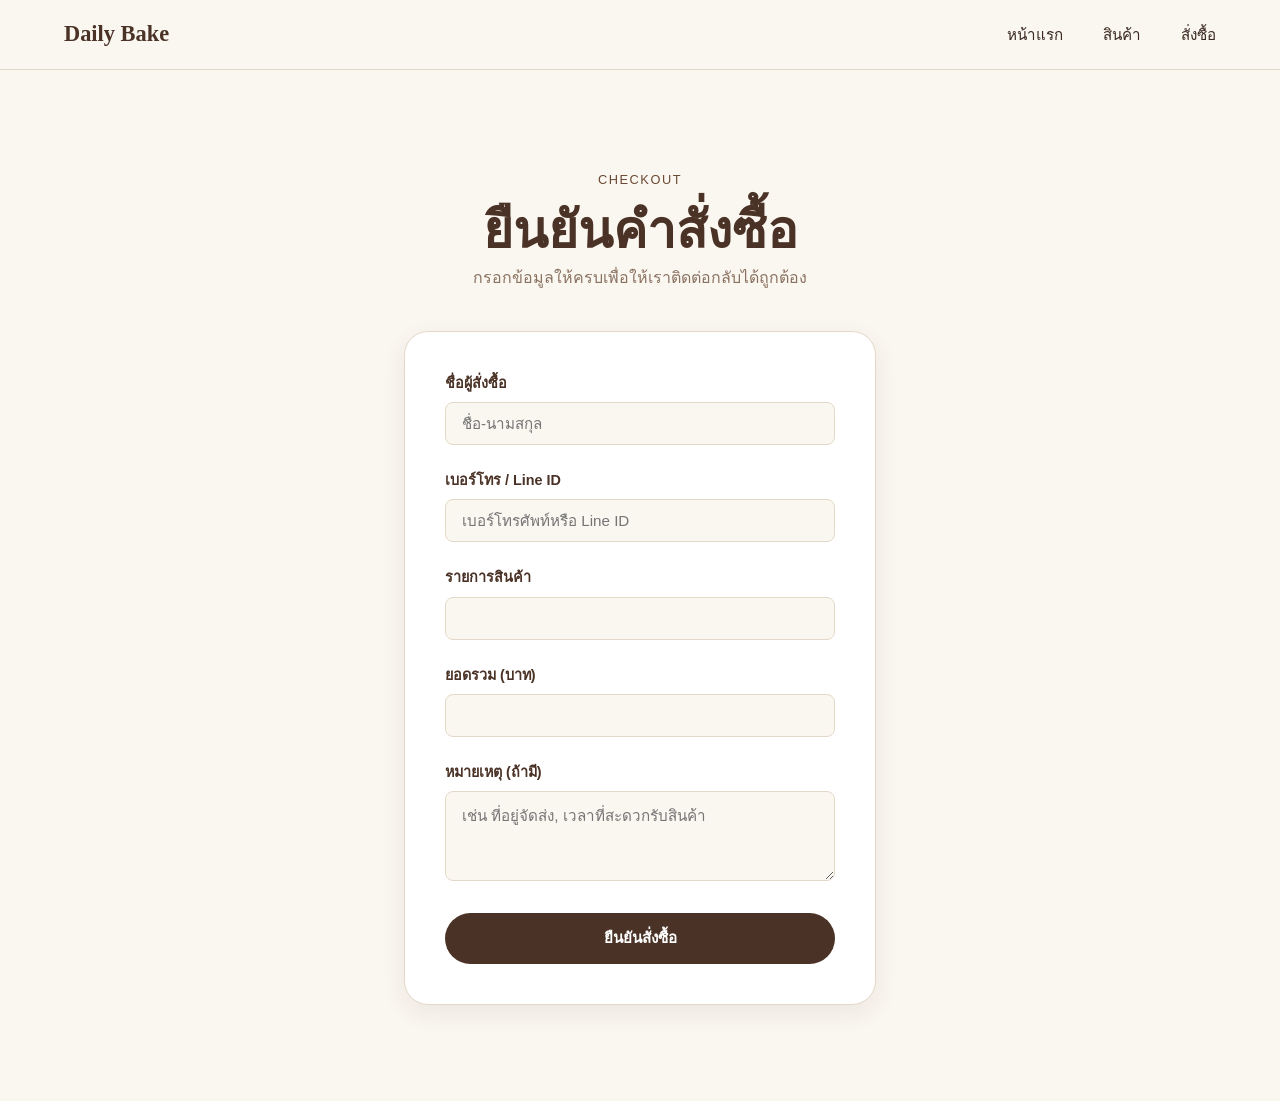
<file: order.html>
<!DOCTYPE html>
<html lang="th">
<head>
<meta charset="UTF-8" />
<meta name="viewport" content="width=device-width, initial-scale=1.0" />
<title>สั่งซื้อ | Daily Bake</title>
<link rel="stylesheet" href="style.css" />
<style>
  .order-wrap {
    max-width: 520px;
    margin: 0 auto;
    padding: var(--space-2xl) var(--space-md);
  }

  .order-header {
    text-align: center;
    margin-bottom: var(--space-lg);
  }

  #orderForm {
    background-color: var(--color-white);
    border: 1px solid var(--color-border);
    border-radius: var(--radius-lg);
    padding: var(--space-lg);
    box-shadow: var(--shadow-soft);
    display: flex;
    flex-direction: column;
    gap: var(--space-md);
  }

  .form-group {
    display: flex;
    flex-direction: column;
    gap: 0.4rem;
  }

  .form-group label {
    font-size: 0.9rem;
    font-weight: 600;
    color: var(--color-brown-deep);
  }

  .form-group input,
  .form-group textarea {
    padding: 0.75rem 1rem;
    border: 1px solid var(--color-border);
    border-radius: var(--radius-sm);
    font-family: inherit;
    font-size: 0.95rem;
    background-color: var(--color-cream-soft);
    color: var(--color-brown-text);
  }

  .form-group input:focus,
  .form-group textarea:focus {
    outline: none;
    border-color: var(--color-brown-warm);
    background-color: var(--color-white);
  }

  .form-group input[readonly] {
    color: var(--color-brown-muted);
    cursor: not-allowed;
  }

  textarea {
    resize: vertical;
    min-height: 90px;
  }

  .submit-btn {
    width: 100%;
    margin-top: var(--space-xs);
  }
</style>
</head>
<body>

  <nav class="navbar">
    <div class="container">
      <a href="index.html" class="logo">Daily Bake</a>
      <div class="nav-links">
        <a href="index.html">หน้าแรก</a>
        <a href="product.html">สินค้า</a>
        <a href="order.html">สั่งซื้อ</a>
      </div>
    </div>
  </nav>

  <div class="order-wrap">
    <div class="order-header">
      <span class="eyebrow">Checkout</span>
      <h1>ยืนยันคำสั่งซื้อ</h1>
      <p>กรอกข้อมูลให้ครบเพื่อให้เราติดต่อกลับได้ถูกต้อง</p>
    </div>

    <form id="orderForm">
      <div class="form-group">
        <label for="customerName">ชื่อผู้สั่งซื้อ</label>
        <input type="text" id="customerName" name="customerName" placeholder="ชื่อ-นามสกุล" required />
      </div>

      <div class="form-group">
        <label for="contact">เบอร์โทร / Line ID</label>
        <input type="text" id="contact" name="contact" placeholder="เบอร์โทรศัพท์หรือ Line ID" required />
      </div>

      <div class="form-group">
        <label for="items">รายการสินค้า</label>
        <input type="text" id="items" name="items" readonly />
      </div>

      <div class="form-group">
        <label for="total">ยอดรวม (บาท)</label>
        <input type="text" id="total" name="total" readonly />
      </div>

      <div class="form-group">
        <label for="note">หมายเหตุ (ถ้ามี)</label>
        <textarea id="note" name="note" placeholder="เช่น ที่อยู่จัดส่ง, เวลาที่สะดวกรับสินค้า"></textarea>
      </div>

      <button type="submit" class="btn btn-primary submit-btn">ยืนยันสั่งซื้อ</button>
    </form>
  </div>

  <script src="script.js"></script>

</body>
</html>
</file>
<file: style.css>
/* ==========================================================================
   Daily Bake — Global Stylesheet
   โทนเบเกอรี่มินิมอล เรียบหรู: ขาว / ครีมนม / น้ำตาลอบอุ่น
   แต้มสีรสชาติเฉพาะจุด: chocolate / strawberry / vanilla / matcha
   ========================================================================== */

/* ---------- 1. Design Tokens ---------- */
:root {
  /* Base palette */
  --color-white: #ffffff;
  --color-cream: #f7f1e8;
  --color-cream-soft: #faf6f0;
  --color-milk: #efe6d8;
  --color-brown-warm: #6b4a34;
  --color-brown-deep: #4a3226;
  --color-brown-text: #3a2a20;
  --color-brown-muted: #8a7261;
  --color-border: #e4d9c8;

  /* Flavor accents (ใช้แบบแต้มจุด ไม่ใช้เป็นพื้นหลังใหญ่) */
  --flavor-chocolate: #4a2f22;
  --flavor-chocolate-soft: #d8c3b3;
  --flavor-strawberry: #e8a3ac;
  --flavor-strawberry-soft: #f6dde0;
  --flavor-vanilla: #efd79a;
  --flavor-vanilla-soft: #faf0d8;
  --flavor-matcha: #a8c48a;
  --flavor-matcha-soft: #e3edd6;

  /* Typography */
  --font-heading: "Noto Serif Thai", "Georgia", serif;
  --font-body: "Noto Sans Thai", "Helvetica Neue", Arial, sans-serif;

  /* Spacing scale */
  --space-xs: 0.5rem;
  --space-sm: 1rem;
  --space-md: 1.5rem;
  --space-lg: 2.5rem;
  --space-xl: 4rem;
  --space-2xl: 6rem;

  /* Radius & shadow */
  --radius-sm: 8px;
  --radius-md: 16px;
  --radius-lg: 24px;
  --shadow-soft: 0 8px 24px rgba(74, 50, 38, 0.08);
  --shadow-hover: 0 14px 32px rgba(74, 50, 38, 0.14);

  /* Layout */
  --max-width: 1200px;
  --transition-base: 0.25s ease;
}

/* ---------- 2. Reset ---------- */
*,
*::before,
*::after {
  box-sizing: border-box;
  margin: 0;
  padding: 0;
}

html {
  scroll-behavior: smooth;
}

body {
  font-family: var(--font-body);
  background-color: var(--color-cream-soft);
  color: var(--color-brown-text);
  line-height: 1.65;
  font-size: 16px;
  -webkit-font-smoothing: antialiased;
}

img {
  max-width: 100%;
  display: block;
}

a {
  color: inherit;
  text-decoration: none;
}

ul,
ol {
  list-style: none;
}

button {
  font-family: inherit;
  cursor: pointer;
  border: none;
  background: none;
}

/* ---------- 3. Typography ---------- */
h1,
h2,
h3,
h4 {
  font-family: var(--font-heading);
  color: var(--color-brown-deep);
  font-weight: 600;
  line-height: 1.3;
}

h1 {
  font-size: clamp(2rem, 4vw, 3.25rem);
}

h2 {
  font-size: clamp(1.5rem, 3vw, 2.25rem);
}

h3 {
  font-size: 1.25rem;
}

p {
  color: var(--color-brown-muted);
}

.eyebrow {
  display: inline-block;
  font-size: 0.8rem;
  letter-spacing: 0.12em;
  text-transform: uppercase;
  color: var(--color-brown-warm);
  margin-bottom: var(--space-xs);
}

/* ---------- 4. Layout helpers ---------- */
.container {
  width: 100%;
  max-width: var(--max-width);
  margin: 0 auto;
  padding: 0 var(--space-md);
}

.section {
  padding: var(--space-2xl) 0;
}

.text-center {
  text-align: center;
}

/* ---------- 5. Buttons ---------- */
.btn {
  display: inline-flex;
  align-items: center;
  justify-content: center;
  gap: var(--space-xs);
  padding: 0.85rem 1.75rem;
  border-radius: 999px;
  font-weight: 600;
  font-size: 0.95rem;
  transition: transform var(--transition-base), box-shadow var(--transition-base),
    background-color var(--transition-base);
}

.btn-primary {
  background-color: var(--color-brown-deep);
  color: var(--color-white);
}

.btn-primary:hover {
  background-color: var(--color-brown-warm);
  box-shadow: var(--shadow-hover);
  transform: translateY(-2px);
}

.btn-outline {
  background-color: transparent;
  color: var(--color-brown-deep);
  border: 1.5px solid var(--color-brown-deep);
}

.btn-outline:hover {
  background-color: var(--color-brown-deep);
  color: var(--color-white);
}

/* ---------- 6. Navbar ---------- */
.navbar {
  position: sticky;
  top: 0;
  z-index: 100;
  background-color: rgba(250, 246, 240, 0.92);
  backdrop-filter: blur(8px);
  border-bottom: 1px solid var(--color-border);
}

.navbar .container {
  display: flex;
  align-items: center;
  justify-content: space-between;
  padding-top: var(--space-sm);
  padding-bottom: var(--space-sm);
}

.navbar .logo {
  font-family: var(--font-heading);
  font-size: 1.4rem;
  font-weight: 700;
  color: var(--color-brown-deep);
}

.navbar .nav-links {
  display: flex;
  gap: var(--space-lg);
}

.navbar .nav-links a {
  font-size: 0.95rem;
  color: var(--color-brown-text);
  transition: color var(--transition-base);
}

.navbar .nav-links a:hover {
  color: var(--color-brown-warm);
}

/* ---------- 7. Hero ---------- */
.hero {
  padding: var(--space-2xl) 0;
  background: linear-gradient(180deg, var(--color-cream) 0%, var(--color-cream-soft) 100%);
}

.hero .container {
  display: grid;
  grid-template-columns: 1fr 1fr;
  gap: var(--space-xl);
  align-items: center;
}

.hero-content p {
  margin-top: var(--space-sm);
  margin-bottom: var(--space-lg);
  max-width: 480px;
}

.hero-image img {
  border-radius: var(--radius-lg);
  box-shadow: var(--shadow-soft);
}

/* ---------- 8. Product Card ---------- */
.product-grid {
  display: grid;
  grid-template-columns: repeat(4, 1fr);
  gap: var(--space-md);
}

.product-card {
  background-color: var(--color-white);
  border: 1px solid var(--color-border);
  border-radius: var(--radius-md);
  overflow: hidden;
  transition: box-shadow var(--transition-base), transform var(--transition-base);
  position: relative;
}

.product-card:hover {
  box-shadow: var(--shadow-hover);
  transform: translateY(-4px);
}

.product-card .product-image {
  aspect-ratio: 1 / 1;
  overflow: hidden;
  background-color: var(--color-milk);
}

.product-card .product-image img {
  width: 100%;
  height: 100%;
  object-fit: cover;
  transition: transform var(--transition-base);
}

.product-card:hover .product-image img {
  transform: scale(1.05);
}

.product-card .product-body {
  padding: var(--space-sm) var(--space-md) var(--space-md);
}

.product-card .product-name {
  font-size: 1.05rem;
  margin-bottom: 0.25rem;
}

.product-card .product-size {
  display: inline-block;
  font-size: 0.75rem;
  color: var(--color-brown-muted);
  border: 1px solid var(--color-border);
  border-radius: 999px;
  padding: 0.15rem 0.6rem;
  margin-bottom: var(--space-xs);
}

.product-card .product-price {
  font-weight: 700;
  color: var(--color-brown-deep);
  font-size: 1.1rem;
}

/* Flavor accent dot — แต้มสีเฉพาะจุดตามรสชาติ */
.flavor-dot {
  display: inline-block;
  width: 10px;
  height: 10px;
  border-radius: 50%;
  margin-right: 0.4rem;
  vertical-align: middle;
}

.flavor-dot.chocolate {
  background-color: var(--flavor-chocolate);
}

.flavor-dot.strawberry {
  background-color: var(--flavor-strawberry);
}

.flavor-dot.vanilla {
  background-color: var(--flavor-vanilla);
}

.flavor-dot.matcha {
  background-color: var(--flavor-matcha);
}

/* Flavor tag badge บนมุมการ์ด */
.product-card[data-mood="chocolate"] .product-tag {
  background-color: var(--flavor-chocolate-soft);
  color: var(--flavor-chocolate);
}

.product-card[data-mood="strawberry"] .product-tag {
  background-color: var(--flavor-strawberry-soft);
  color: #b0525f;
}

.product-card[data-mood="vanilla"] .product-tag {
  background-color: var(--flavor-vanilla-soft);
  color: #9c7c2f;
}

.product-card[data-mood="matcha"] .product-tag {
  background-color: var(--flavor-matcha-soft);
  color: #4f7a3a;
}

.product-tag {
  position: absolute;
  top: var(--space-sm);
  left: var(--space-sm);
  font-size: 0.7rem;
  font-weight: 600;
  padding: 0.25rem 0.65rem;
  border-radius: 999px;
  letter-spacing: 0.03em;
}

/* ---------- 9. Footer ---------- */
.footer {
  background-color: var(--color-milk);
  padding: var(--space-xl) 0 var(--space-lg);
  margin-top: var(--space-xl);
}

.footer .container {
  display: flex;
  flex-wrap: wrap;
  justify-content: space-between;
  gap: var(--space-lg);
}

.footer h4 {
  font-size: 0.95rem;
  margin-bottom: var(--space-sm);
  color: var(--color-brown-deep);
}

.footer a,
.footer p {
  font-size: 0.9rem;
  color: var(--color-brown-muted);
}

.footer .footer-bottom {
  margin-top: var(--space-lg);
  padding-top: var(--space-md);
  border-top: 1px solid var(--color-border);
  text-align: center;
  font-size: 0.8rem;
  color: var(--color-brown-muted);
}

/* ---------- 10. Responsive ---------- */
@media (max-width: 1024px) {
  .product-grid {
    grid-template-columns: repeat(3, 1fr);
  }
}

@media (max-width: 768px) {
  .hero .container {
    grid-template-columns: 1fr;
  }

  .hero-image {
    order: -1;
  }

  .navbar .nav-links {
    display: none;
  }

  .product-grid {
    grid-template-columns: repeat(2, 1fr);
    gap: var(--space-sm);
  }

  .section {
    padding: var(--space-xl) 0;
  }
}

@media (max-width: 480px) {
  .product-grid {
    grid-template-columns: 1fr 1fr;
    gap: 0.75rem;
  }

  .container {
    padding: 0 var(--space-sm);
  }

  .product-card .product-body {
    padding: var(--space-xs) var(--space-sm) var(--space-sm);
  }
}
</file>
